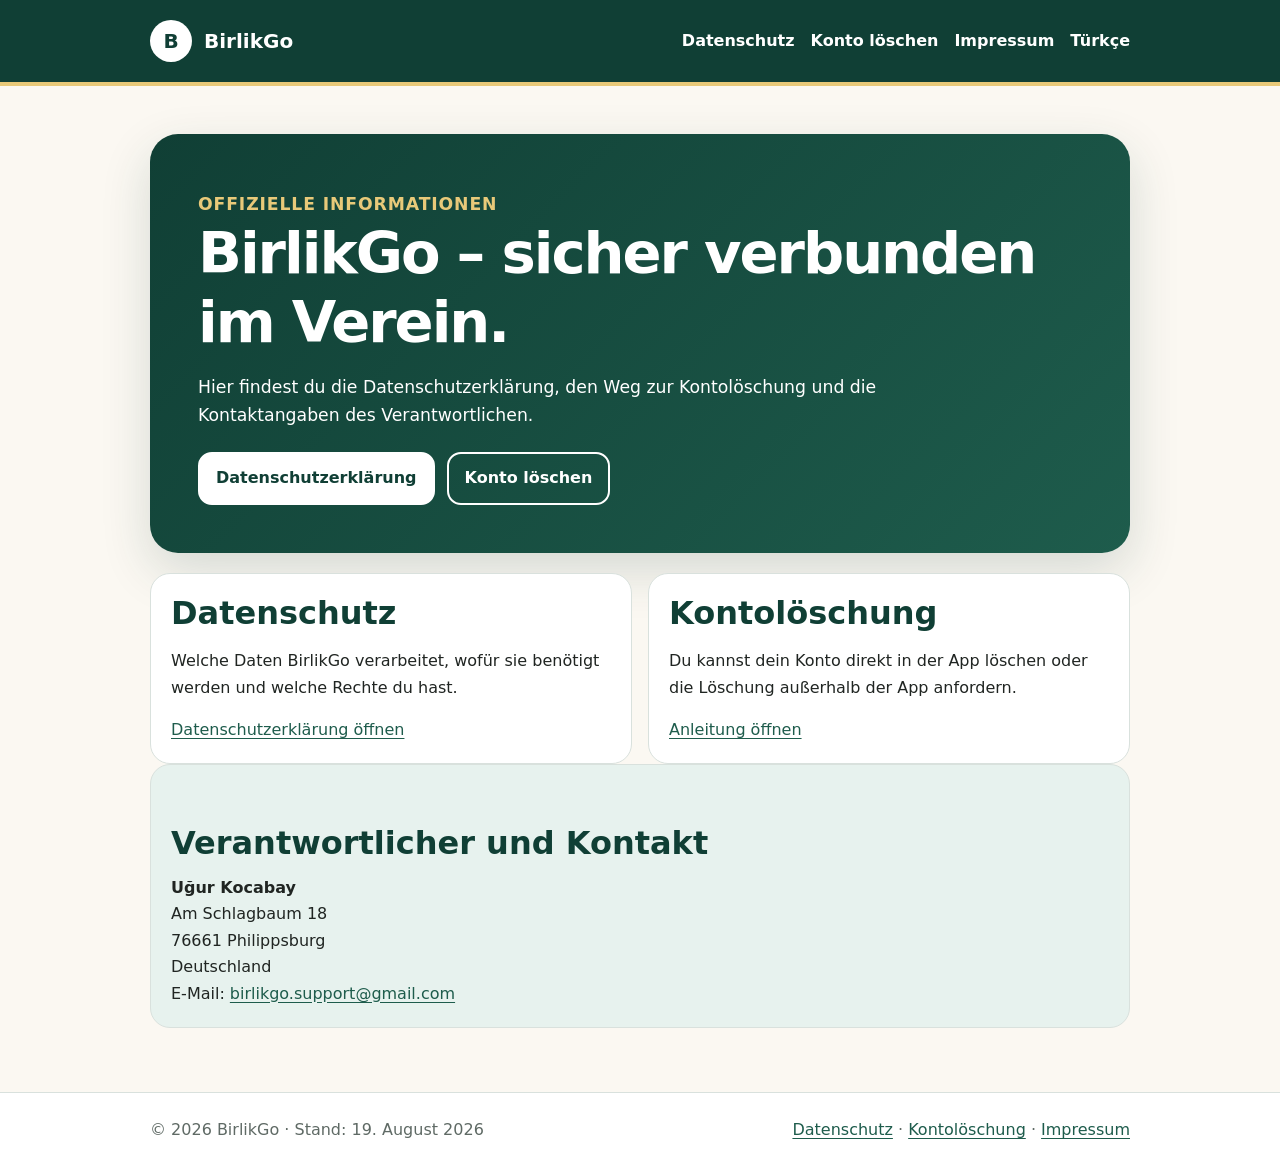
<file: index.html>
<!doctype html>
<html lang="de">
<head>
  <meta charset="utf-8">
  <meta name="viewport" content="width=device-width, initial-scale=1">
  <meta name="description" content="Rechtliche Informationen, Datenschutz und Kontolöschung für die BirlikGo App.">
  <title>BirlikGo – Rechtliches und Datenschutz</title>
  <link rel="stylesheet" href="styles.css">
</head>
<body>
  <a class="skip-link" href="#inhalt">Zum Inhalt springen</a>
  <header class="site-header">
    <div class="header-inner">
      <a class="brand" href="index.html"><span class="brand-mark" aria-hidden="true">B</span> BirlikGo</a>
      <nav aria-label="Hauptnavigation">
        <a href="datenschutz.html">Datenschutz</a>
        <a href="konto-loeschen.html">Konto löschen</a>
        <a href="impressum.html">Impressum</a>
        <a class="language-link" href="gizlilik.html" lang="tr">Türkçe</a>
      </nav>
    </div>
  </header>
  <main id="inhalt">
    <section class="hero">
      <p class="eyebrow">Offizielle Informationen</p>
      <h1>BirlikGo – sicher verbunden im Verein.</h1>
      <p>Hier findest du die Datenschutzerklärung, den Weg zur Kontolöschung und die Kontaktangaben des Verantwortlichen.</p>
      <div class="actions">
        <a class="button" href="datenschutz.html">Datenschutzerklärung</a>
        <a class="button secondary" href="konto-loeschen.html">Konto löschen</a>
      </div>
    </section>

    <section class="grid" aria-label="Rechtliche Bereiche">
      <article class="card">
        <h2>Datenschutz</h2>
        <p>Welche Daten BirlikGo verarbeitet, wofür sie benötigt werden und welche Rechte du hast.</p>
        <p><a href="datenschutz.html">Datenschutzerklärung öffnen</a></p>
      </article>
      <article class="card">
        <h2>Kontolöschung</h2>
        <p>Du kannst dein Konto direkt in der App löschen oder die Löschung außerhalb der App anfordern.</p>
        <p><a href="konto-loeschen.html">Anleitung öffnen</a></p>
      </article>
    </section>

    <section class="contact-box" aria-labelledby="kontakt">
      <h2 id="kontakt">Verantwortlicher und Kontakt</h2>
      <address>
        <strong>Uğur Kocabay</strong><br>
        Am Schlagbaum 18<br>
        76661 Philippsburg<br>
        Deutschland<br>
        E-Mail: <a href="mailto:birlikgo.support@gmail.com">birlikgo.support@gmail.com</a>
      </address>
    </section>
  </main>
  <footer class="site-footer">
    <div class="footer-inner">
      <p>© 2026 BirlikGo · Stand: 19. August 2026</p>
      <p><a href="datenschutz.html">Datenschutz</a> · <a href="konto-loeschen.html">Kontolöschung</a> · <a href="impressum.html">Impressum</a></p>
    </div>
  </footer>
</body>
</html>
</file>
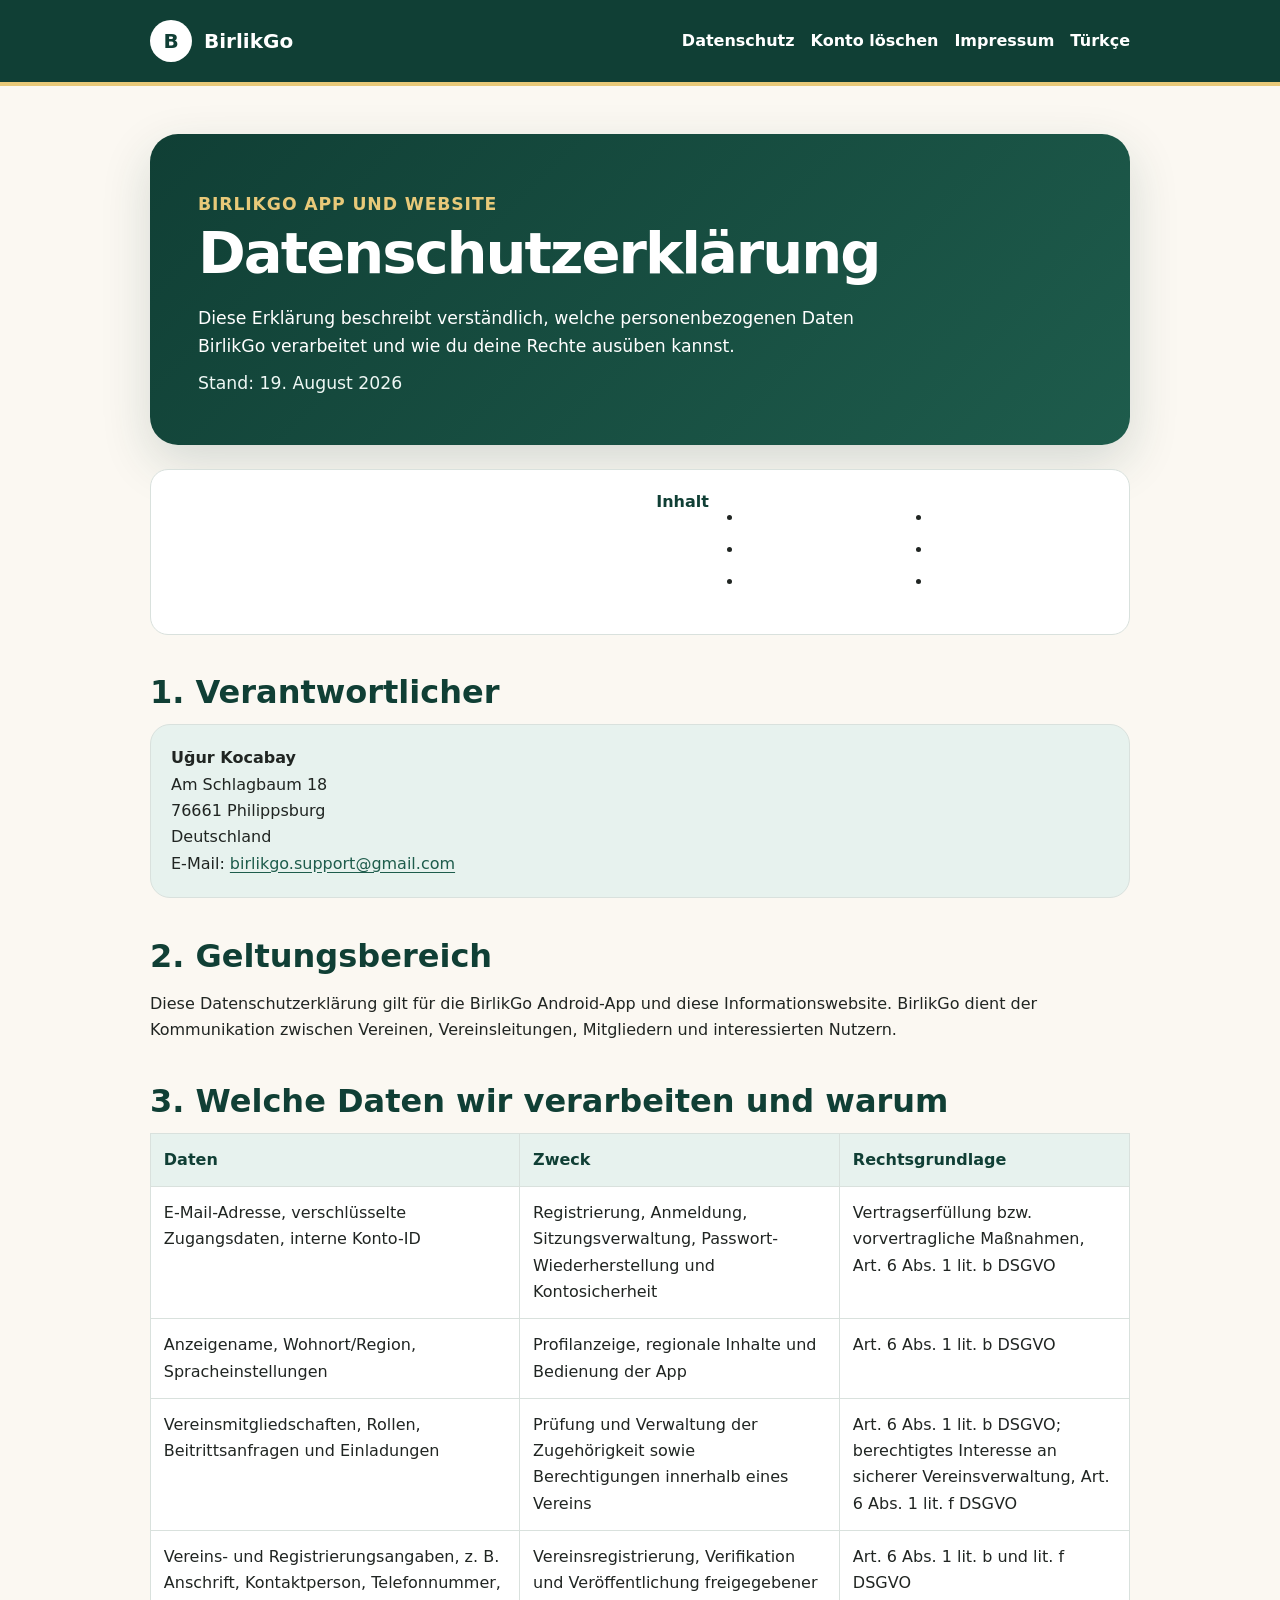
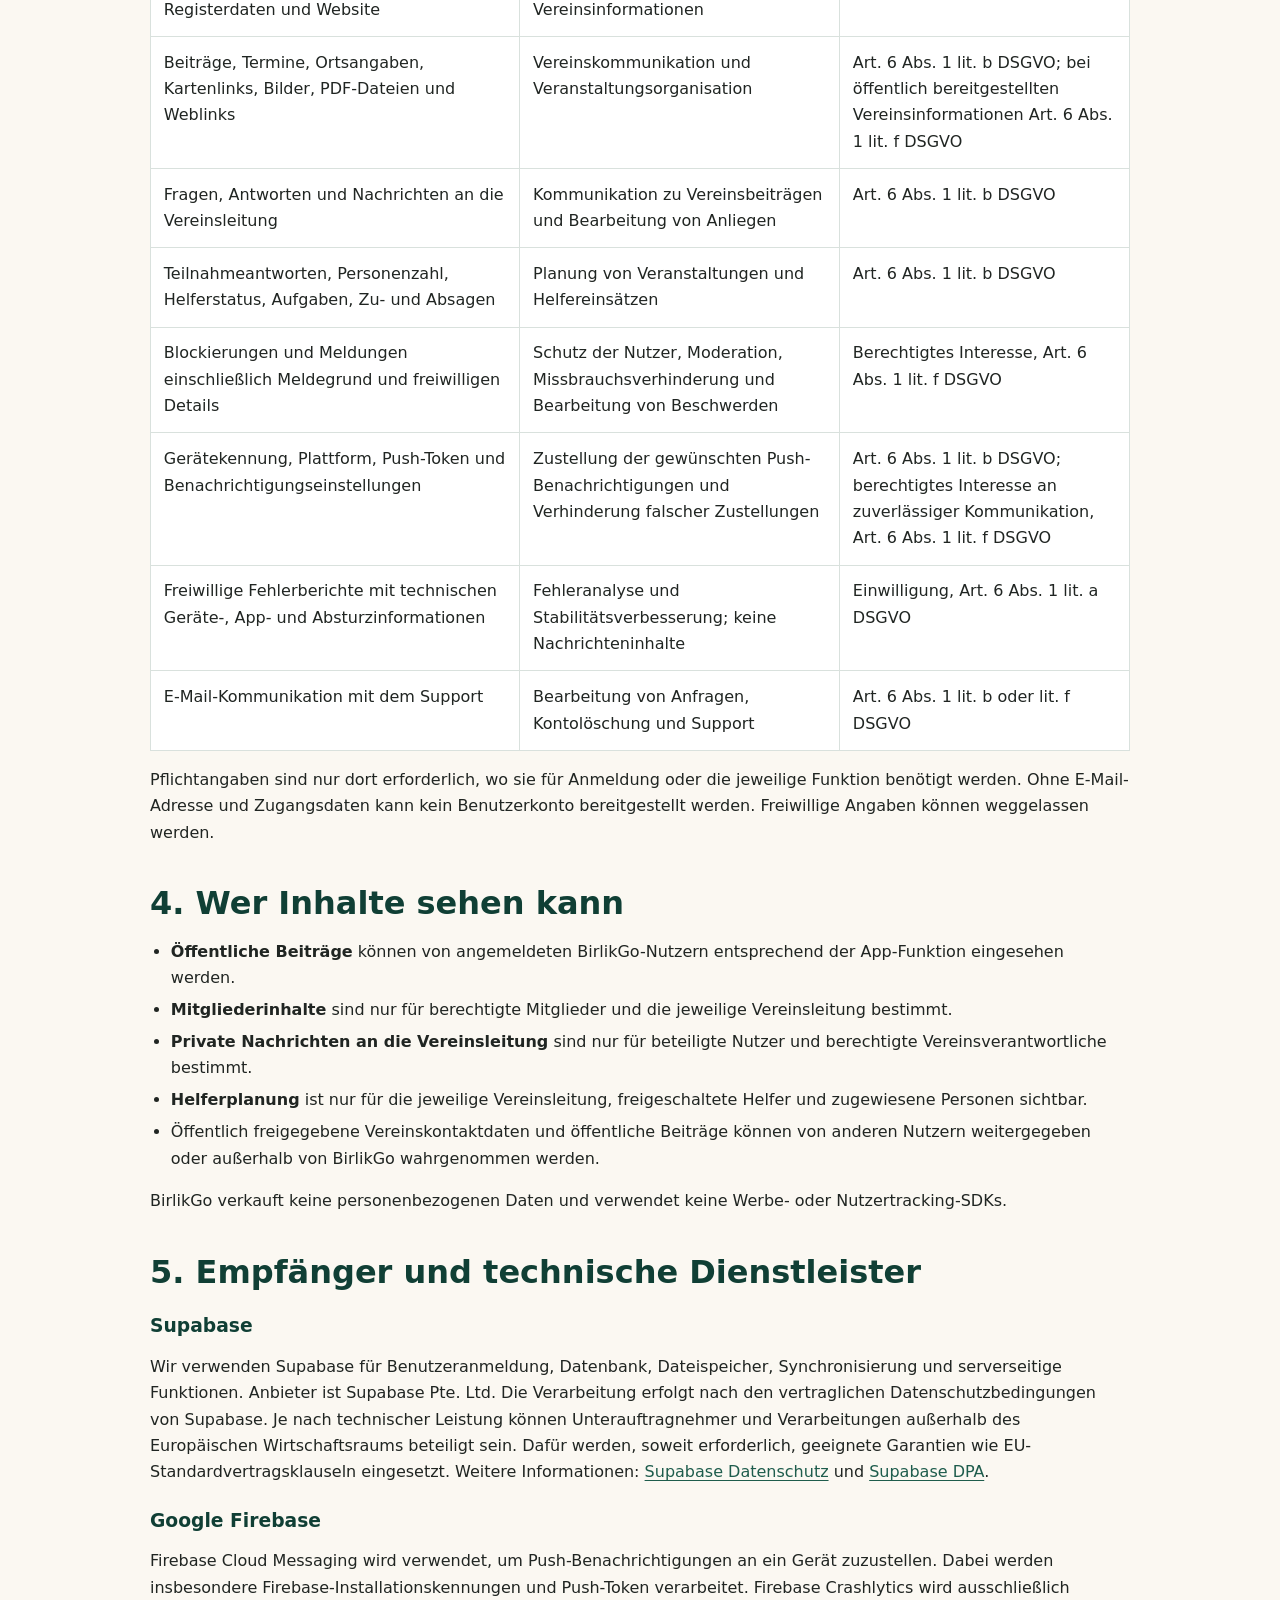
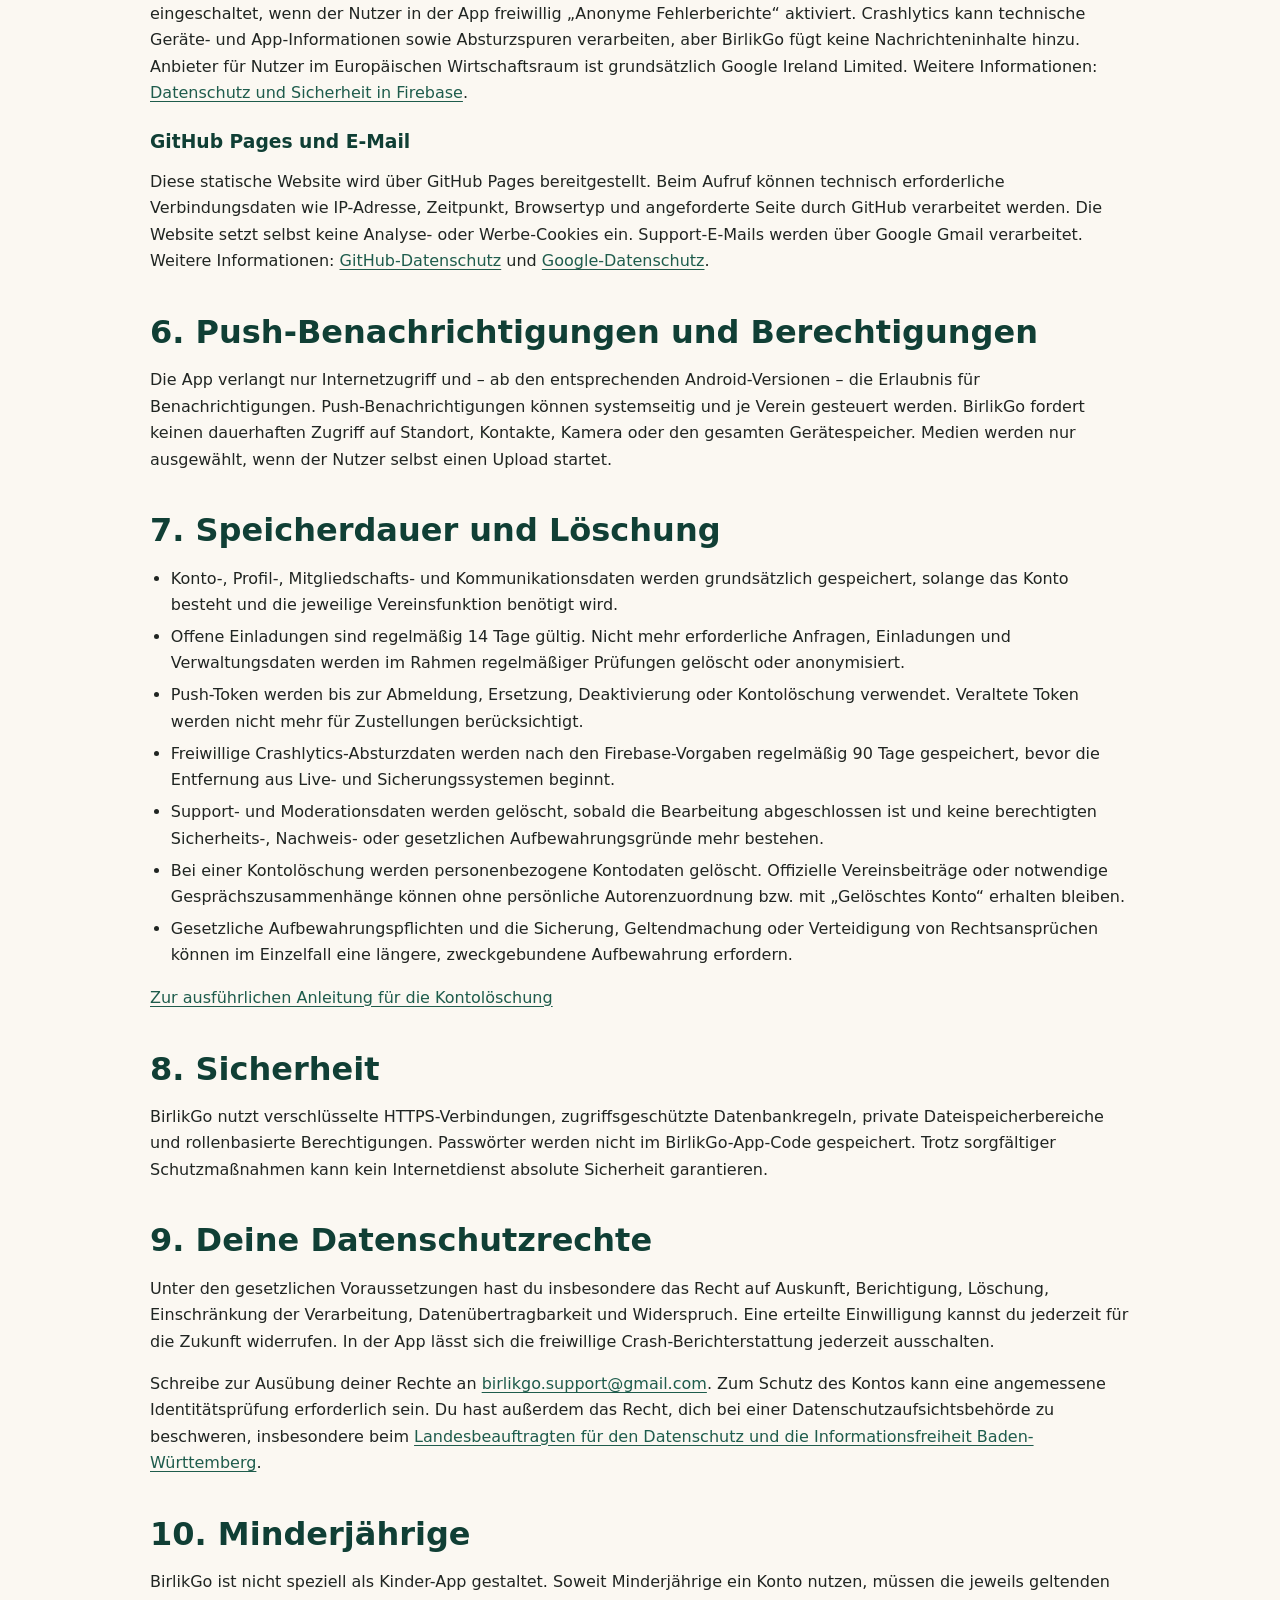
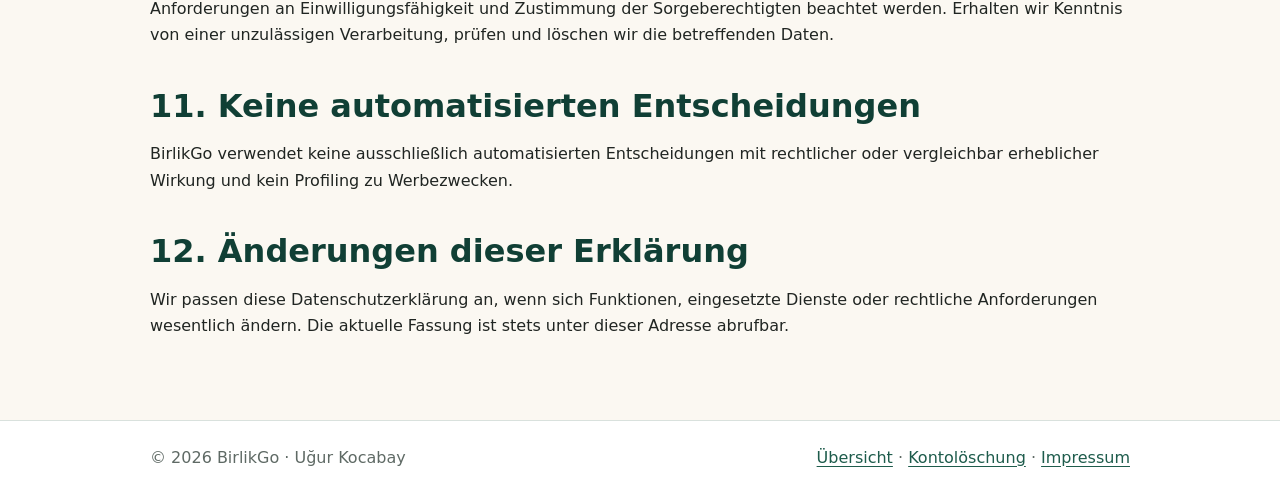
<file: datenschutz.html>
<!doctype html>
<html lang="de">
<head>
  <meta charset="utf-8">
  <meta name="viewport" content="width=device-width, initial-scale=1">
  <meta name="description" content="Datenschutzerklärung für die Android-App und Website BirlikGo.">
  <title>Datenschutzerklärung – BirlikGo</title>
  <link rel="stylesheet" href="styles.css">
</head>
<body>
  <a class="skip-link" href="#inhalt">Zum Inhalt springen</a>
  <header class="site-header">
    <div class="header-inner">
      <a class="brand" href="index.html"><span class="brand-mark" aria-hidden="true">B</span> BirlikGo</a>
      <nav aria-label="Hauptnavigation">
        <a href="datenschutz.html" aria-current="page">Datenschutz</a>
        <a href="konto-loeschen.html">Konto löschen</a>
        <a href="impressum.html">Impressum</a>
        <a class="language-link" href="gizlilik.html" lang="tr">Türkçe</a>
      </nav>
    </div>
  </header>
  <main id="inhalt">
    <section class="hero">
      <p class="eyebrow">BirlikGo App und Website</p>
      <h1>Datenschutzerklärung</h1>
      <p>Diese Erklärung beschreibt verständlich, welche personenbezogenen Daten BirlikGo verarbeitet und wie du deine Rechte ausüben kannst.</p>
      <p class="meta" style="color:#eef7f4">Stand: 19. August 2026</p>
    </section>

    <nav class="toc" aria-label="Inhaltsverzeichnis">
      <strong>Inhalt</strong>
      <ul>
        <li><a href="#verantwortlicher">Verantwortlicher</a></li>
        <li><a href="#daten">Daten und Zwecke</a></li>
        <li><a href="#sichtbarkeit">Sichtbarkeit</a></li>
        <li><a href="#dienste">Technische Dienste</a></li>
        <li><a href="#speicherung">Speicherdauer</a></li>
        <li><a href="#rechte">Deine Rechte</a></li>
      </ul>
    </nav>

    <section id="verantwortlicher">
      <h2>1. Verantwortlicher</h2>
      <div class="contact-box">
        <address>
          <strong>Uğur Kocabay</strong><br>
          Am Schlagbaum 18<br>
          76661 Philippsburg<br>
          Deutschland<br>
          E-Mail: <a href="mailto:birlikgo.support@gmail.com">birlikgo.support@gmail.com</a>
        </address>
      </div>
    </section>

    <section>
      <h2>2. Geltungsbereich</h2>
      <p>Diese Datenschutzerklärung gilt für die BirlikGo Android-App und diese Informationswebsite. BirlikGo dient der Kommunikation zwischen Vereinen, Vereinsleitungen, Mitgliedern und interessierten Nutzern.</p>
    </section>

    <section id="daten">
      <h2>3. Welche Daten wir verarbeiten und warum</h2>
      <table>
        <thead><tr><th>Daten</th><th>Zweck</th><th>Rechtsgrundlage</th></tr></thead>
        <tbody>
          <tr><td>E-Mail-Adresse, verschlüsselte Zugangsdaten, interne Konto-ID</td><td>Registrierung, Anmeldung, Sitzungsverwaltung, Passwort-Wiederherstellung und Kontosicherheit</td><td>Vertragserfüllung bzw. vorvertragliche Maßnahmen, Art. 6 Abs. 1 lit. b DSGVO</td></tr>
          <tr><td>Anzeigename, Wohnort/Region, Spracheinstellungen</td><td>Profilanzeige, regionale Inhalte und Bedienung der App</td><td>Art. 6 Abs. 1 lit. b DSGVO</td></tr>
          <tr><td>Vereinsmitgliedschaften, Rollen, Beitrittsanfragen und Einladungen</td><td>Prüfung und Verwaltung der Zugehörigkeit sowie Berechtigungen innerhalb eines Vereins</td><td>Art. 6 Abs. 1 lit. b DSGVO; berechtigtes Interesse an sicherer Vereinsverwaltung, Art. 6 Abs. 1 lit. f DSGVO</td></tr>
          <tr><td>Vereins- und Registrierungsangaben, z. B. Anschrift, Kontaktperson, Telefonnummer, Registerdaten und Website</td><td>Vereinsregistrierung, Verifikation und Veröffentlichung freigegebener Vereinsinformationen</td><td>Art. 6 Abs. 1 lit. b und lit. f DSGVO</td></tr>
          <tr><td>Beiträge, Termine, Ortsangaben, Kartenlinks, Bilder, PDF-Dateien und Weblinks</td><td>Vereinskommunikation und Veranstaltungsorganisation</td><td>Art. 6 Abs. 1 lit. b DSGVO; bei öffentlich bereitgestellten Vereinsinformationen Art. 6 Abs. 1 lit. f DSGVO</td></tr>
          <tr><td>Fragen, Antworten und Nachrichten an die Vereinsleitung</td><td>Kommunikation zu Vereinsbeiträgen und Bearbeitung von Anliegen</td><td>Art. 6 Abs. 1 lit. b DSGVO</td></tr>
          <tr><td>Teilnahmeantworten, Personenzahl, Helferstatus, Aufgaben, Zu- und Absagen</td><td>Planung von Veranstaltungen und Helfereinsätzen</td><td>Art. 6 Abs. 1 lit. b DSGVO</td></tr>
          <tr><td>Blockierungen und Meldungen einschließlich Meldegrund und freiwilligen Details</td><td>Schutz der Nutzer, Moderation, Missbrauchsverhinderung und Bearbeitung von Beschwerden</td><td>Berechtigtes Interesse, Art. 6 Abs. 1 lit. f DSGVO</td></tr>
          <tr><td>Gerätekennung, Plattform, Push-Token und Benachrichtigungseinstellungen</td><td>Zustellung der gewünschten Push-Benachrichtigungen und Verhinderung falscher Zustellungen</td><td>Art. 6 Abs. 1 lit. b DSGVO; berechtigtes Interesse an zuverlässiger Kommunikation, Art. 6 Abs. 1 lit. f DSGVO</td></tr>
          <tr><td>Freiwillige Fehlerberichte mit technischen Geräte-, App- und Absturzinformationen</td><td>Fehleranalyse und Stabilitätsverbesserung; keine Nachrichteninhalte</td><td>Einwilligung, Art. 6 Abs. 1 lit. a DSGVO</td></tr>
          <tr><td>E-Mail-Kommunikation mit dem Support</td><td>Bearbeitung von Anfragen, Kontolöschung und Support</td><td>Art. 6 Abs. 1 lit. b oder lit. f DSGVO</td></tr>
        </tbody>
      </table>
      <p>Pflichtangaben sind nur dort erforderlich, wo sie für Anmeldung oder die jeweilige Funktion benötigt werden. Ohne E-Mail-Adresse und Zugangsdaten kann kein Benutzerkonto bereitgestellt werden. Freiwillige Angaben können weggelassen werden.</p>
    </section>

    <section id="sichtbarkeit">
      <h2>4. Wer Inhalte sehen kann</h2>
      <ul>
        <li><strong>Öffentliche Beiträge</strong> können von angemeldeten BirlikGo-Nutzern entsprechend der App-Funktion eingesehen werden.</li>
        <li><strong>Mitgliederinhalte</strong> sind nur für berechtigte Mitglieder und die jeweilige Vereinsleitung bestimmt.</li>
        <li><strong>Private Nachrichten an die Vereinsleitung</strong> sind nur für beteiligte Nutzer und berechtigte Vereinsverantwortliche bestimmt.</li>
        <li><strong>Helferplanung</strong> ist nur für die jeweilige Vereinsleitung, freigeschaltete Helfer und zugewiesene Personen sichtbar.</li>
        <li>Öffentlich freigegebene Vereinskontaktdaten und öffentliche Beiträge können von anderen Nutzern weitergegeben oder außerhalb von BirlikGo wahrgenommen werden.</li>
      </ul>
      <p>BirlikGo verkauft keine personenbezogenen Daten und verwendet keine Werbe- oder Nutzertracking-SDKs.</p>
    </section>

    <section id="dienste">
      <h2>5. Empfänger und technische Dienstleister</h2>
      <h3>Supabase</h3>
      <p>Wir verwenden Supabase für Benutzeranmeldung, Datenbank, Dateispeicher, Synchronisierung und serverseitige Funktionen. Anbieter ist Supabase Pte. Ltd. Die Verarbeitung erfolgt nach den vertraglichen Datenschutzbedingungen von Supabase. Je nach technischer Leistung können Unterauftragnehmer und Verarbeitungen außerhalb des Europäischen Wirtschaftsraums beteiligt sein. Dafür werden, soweit erforderlich, geeignete Garantien wie EU-Standardvertragsklauseln eingesetzt. Weitere Informationen: <a href="https://supabase.com/privacy" rel="noopener noreferrer">Supabase Datenschutz</a> und <a href="https://supabase.com/legal/customer-resources/data-processing-addendum" rel="noopener noreferrer">Supabase DPA</a>.</p>

      <h3>Google Firebase</h3>
      <p>Firebase Cloud Messaging wird verwendet, um Push-Benachrichtigungen an ein Gerät zuzustellen. Dabei werden insbesondere Firebase-Installationskennungen und Push-Token verarbeitet. Firebase Crashlytics wird ausschließlich eingeschaltet, wenn der Nutzer in der App freiwillig „Anonyme Fehlerberichte“ aktiviert. Crashlytics kann technische Geräte- und App-Informationen sowie Absturzspuren verarbeiten, aber BirlikGo fügt keine Nachrichteninhalte hinzu. Anbieter für Nutzer im Europäischen Wirtschaftsraum ist grundsätzlich Google Ireland Limited. Weitere Informationen: <a href="https://firebase.google.com/support/privacy" rel="noopener noreferrer">Datenschutz und Sicherheit in Firebase</a>.</p>

      <h3>GitHub Pages und E-Mail</h3>
      <p>Diese statische Website wird über GitHub Pages bereitgestellt. Beim Aufruf können technisch erforderliche Verbindungsdaten wie IP-Adresse, Zeitpunkt, Browsertyp und angeforderte Seite durch GitHub verarbeitet werden. Die Website setzt selbst keine Analyse- oder Werbe-Cookies ein. Support-E-Mails werden über Google Gmail verarbeitet. Weitere Informationen: <a href="https://docs.github.com/en/site-policy/privacy-policies/github-general-privacy-statement" rel="noopener noreferrer">GitHub-Datenschutz</a> und <a href="https://policies.google.com/privacy" rel="noopener noreferrer">Google-Datenschutz</a>.</p>
    </section>

    <section>
      <h2>6. Push-Benachrichtigungen und Berechtigungen</h2>
      <p>Die App verlangt nur Internetzugriff und – ab den entsprechenden Android-Versionen – die Erlaubnis für Benachrichtigungen. Push-Benachrichtigungen können systemseitig und je Verein gesteuert werden. BirlikGo fordert keinen dauerhaften Zugriff auf Standort, Kontakte, Kamera oder den gesamten Gerätespeicher. Medien werden nur ausgewählt, wenn der Nutzer selbst einen Upload startet.</p>
    </section>

    <section id="speicherung">
      <h2>7. Speicherdauer und Löschung</h2>
      <ul>
        <li>Konto-, Profil-, Mitgliedschafts- und Kommunikationsdaten werden grundsätzlich gespeichert, solange das Konto besteht und die jeweilige Vereinsfunktion benötigt wird.</li>
        <li>Offene Einladungen sind regelmäßig 14 Tage gültig. Nicht mehr erforderliche Anfragen, Einladungen und Verwaltungsdaten werden im Rahmen regelmäßiger Prüfungen gelöscht oder anonymisiert.</li>
        <li>Push-Token werden bis zur Abmeldung, Ersetzung, Deaktivierung oder Kontolöschung verwendet. Veraltete Token werden nicht mehr für Zustellungen berücksichtigt.</li>
        <li>Freiwillige Crashlytics-Absturzdaten werden nach den Firebase-Vorgaben regelmäßig 90 Tage gespeichert, bevor die Entfernung aus Live- und Sicherungssystemen beginnt.</li>
        <li>Support- und Moderationsdaten werden gelöscht, sobald die Bearbeitung abgeschlossen ist und keine berechtigten Sicherheits-, Nachweis- oder gesetzlichen Aufbewahrungsgründe mehr bestehen.</li>
        <li>Bei einer Kontolöschung werden personenbezogene Kontodaten gelöscht. Offizielle Vereinsbeiträge oder notwendige Gesprächszusammenhänge können ohne persönliche Autorenzuordnung bzw. mit „Gelöschtes Konto“ erhalten bleiben.</li>
        <li>Gesetzliche Aufbewahrungspflichten und die Sicherung, Geltendmachung oder Verteidigung von Rechtsansprüchen können im Einzelfall eine längere, zweckgebundene Aufbewahrung erfordern.</li>
      </ul>
      <p><a href="konto-loeschen.html">Zur ausführlichen Anleitung für die Kontolöschung</a></p>
    </section>

    <section>
      <h2>8. Sicherheit</h2>
      <p>BirlikGo nutzt verschlüsselte HTTPS-Verbindungen, zugriffsgeschützte Datenbankregeln, private Dateispeicherbereiche und rollenbasierte Berechtigungen. Passwörter werden nicht im BirlikGo-App-Code gespeichert. Trotz sorgfältiger Schutzmaßnahmen kann kein Internetdienst absolute Sicherheit garantieren.</p>
    </section>

    <section id="rechte">
      <h2>9. Deine Datenschutzrechte</h2>
      <p>Unter den gesetzlichen Voraussetzungen hast du insbesondere das Recht auf Auskunft, Berichtigung, Löschung, Einschränkung der Verarbeitung, Datenübertragbarkeit und Widerspruch. Eine erteilte Einwilligung kannst du jederzeit für die Zukunft widerrufen. In der App lässt sich die freiwillige Crash-Berichterstattung jederzeit ausschalten.</p>
      <p>Schreibe zur Ausübung deiner Rechte an <a href="mailto:birlikgo.support@gmail.com">birlikgo.support@gmail.com</a>. Zum Schutz des Kontos kann eine angemessene Identitätsprüfung erforderlich sein. Du hast außerdem das Recht, dich bei einer Datenschutzaufsichtsbehörde zu beschweren, insbesondere beim <a href="https://www.baden-wuerttemberg.datenschutz.de/" rel="noopener noreferrer">Landesbeauftragten für den Datenschutz und die Informationsfreiheit Baden-Württemberg</a>.</p>
    </section>

    <section>
      <h2>10. Minderjährige</h2>
      <p>BirlikGo ist nicht speziell als Kinder-App gestaltet. Soweit Minderjährige ein Konto nutzen, müssen die jeweils geltenden Anforderungen an Einwilligungsfähigkeit und Zustimmung der Sorgeberechtigten beachtet werden. Erhalten wir Kenntnis von einer unzulässigen Verarbeitung, prüfen und löschen wir die betreffenden Daten.</p>
    </section>

    <section>
      <h2>11. Keine automatisierten Entscheidungen</h2>
      <p>BirlikGo verwendet keine ausschließlich automatisierten Entscheidungen mit rechtlicher oder vergleichbar erheblicher Wirkung und kein Profiling zu Werbezwecken.</p>
    </section>

    <section>
      <h2>12. Änderungen dieser Erklärung</h2>
      <p>Wir passen diese Datenschutzerklärung an, wenn sich Funktionen, eingesetzte Dienste oder rechtliche Anforderungen wesentlich ändern. Die aktuelle Fassung ist stets unter dieser Adresse abrufbar.</p>
    </section>
  </main>
  <footer class="site-footer">
    <div class="footer-inner">
      <p>© 2026 BirlikGo · Uğur Kocabay</p>
      <p><a href="index.html">Übersicht</a> · <a href="konto-loeschen.html">Kontolöschung</a> · <a href="impressum.html">Impressum</a></p>
    </div>
  </footer>
</body>
</html>
</file>
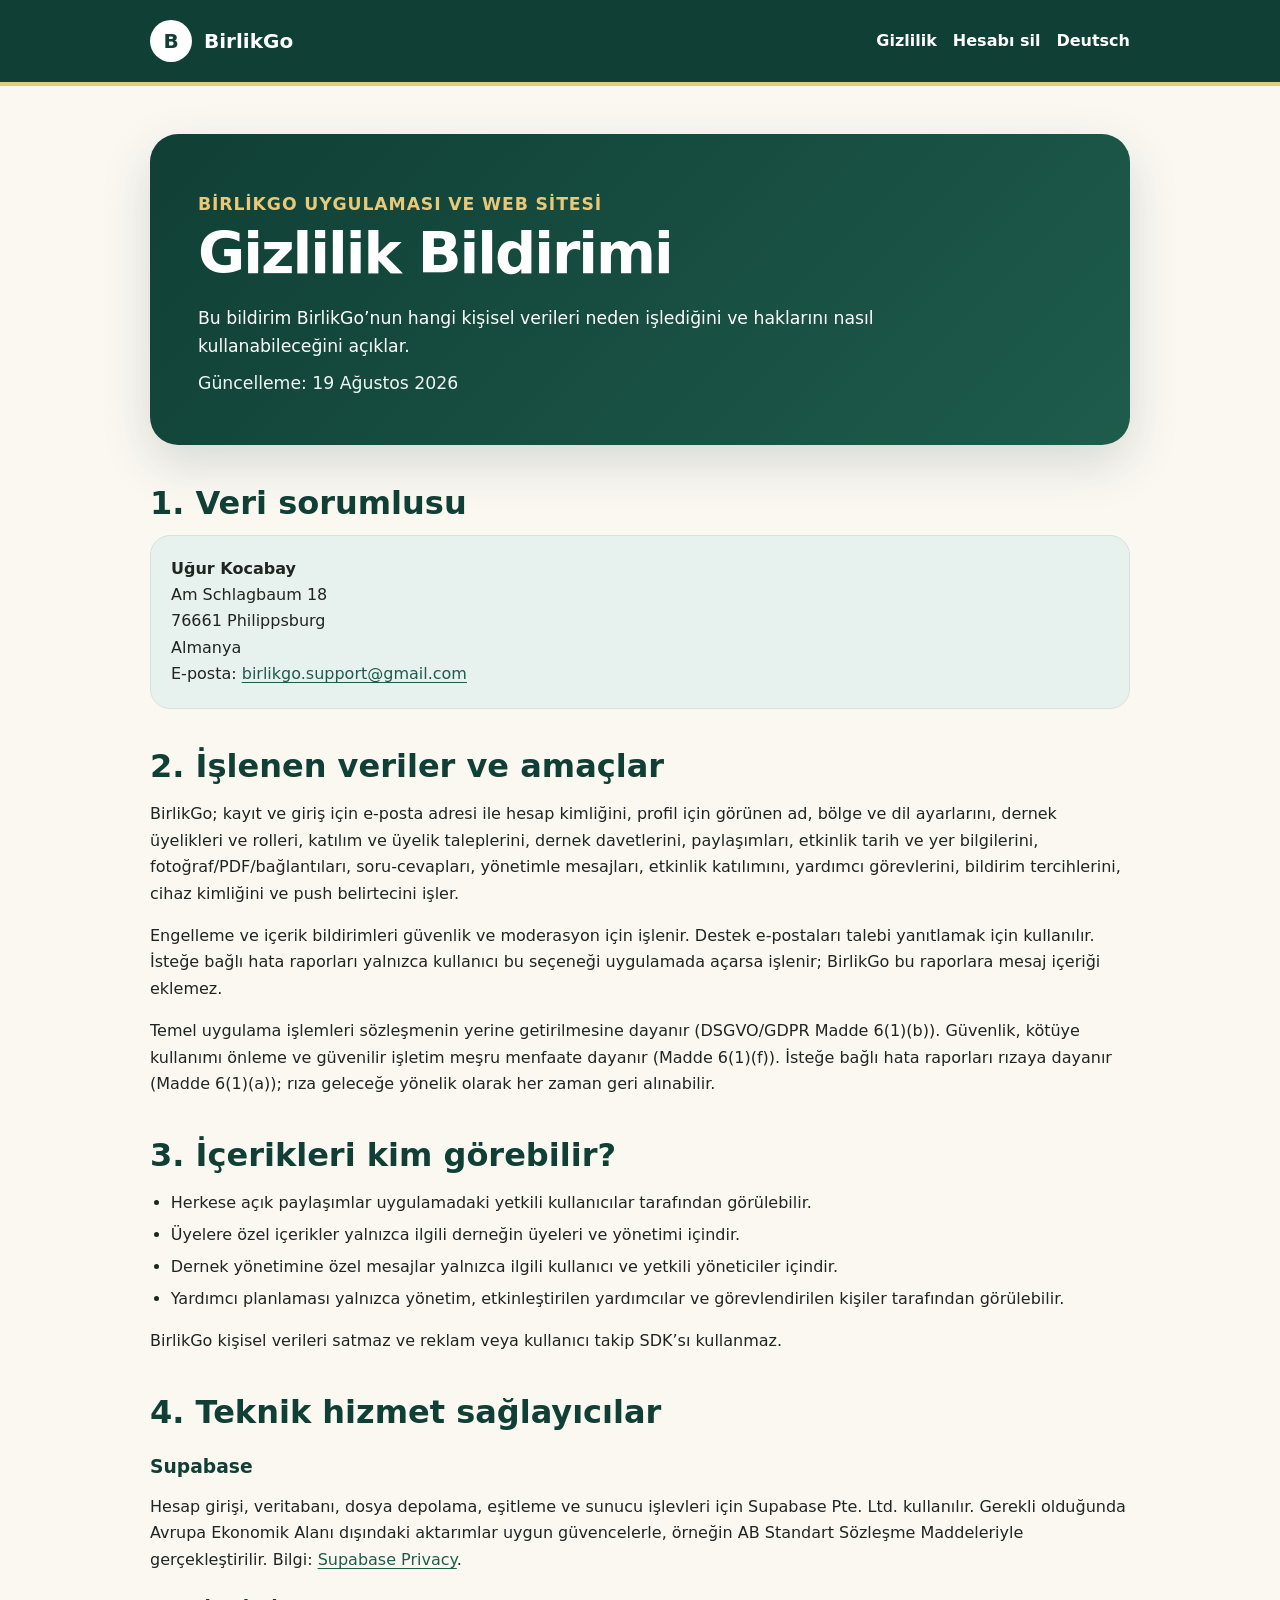
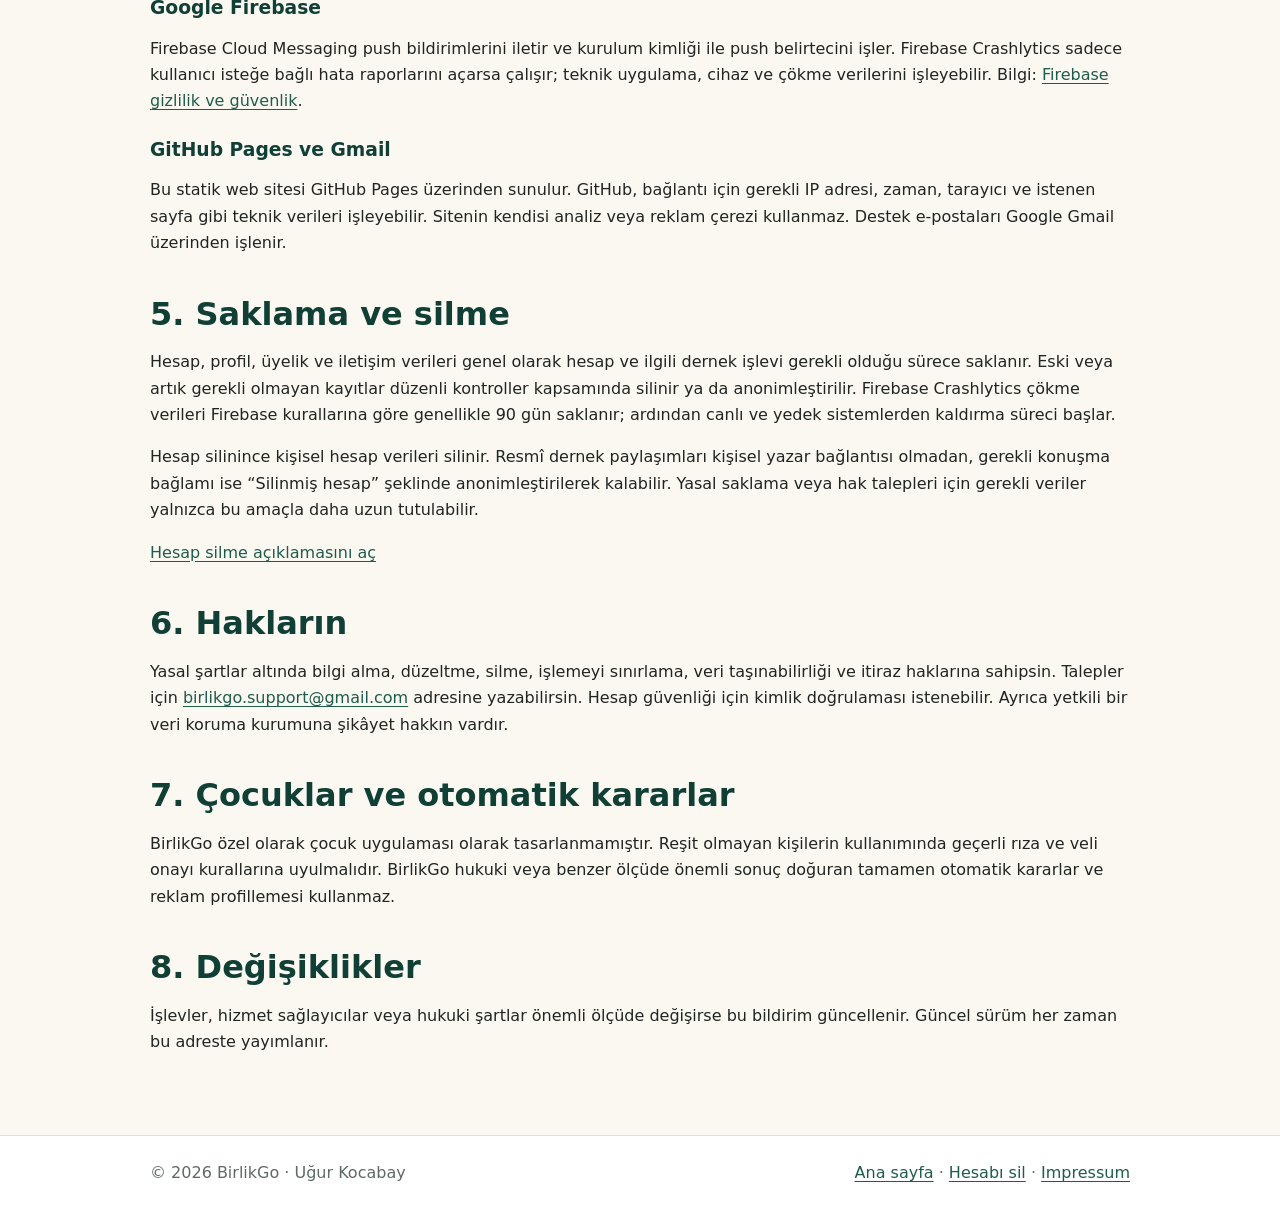
<file: gizlilik.html>
<!doctype html>
<html lang="tr">
<head>
  <meta charset="utf-8">
  <meta name="viewport" content="width=device-width, initial-scale=1">
  <meta name="description" content="BirlikGo Android uygulaması ve web sitesi için gizlilik bildirimi.">
  <title>Gizlilik Bildirimi – BirlikGo</title>
  <link rel="stylesheet" href="styles.css">
</head>
<body>
  <a class="skip-link" href="#icerik">İçeriğe geç</a>
  <header class="site-header">
    <div class="header-inner">
      <a class="brand" href="index.html"><span class="brand-mark" aria-hidden="true">B</span> BirlikGo</a>
      <nav aria-label="Ana menü">
        <a href="gizlilik.html" aria-current="page">Gizlilik</a>
        <a href="hesap-silme.html">Hesabı sil</a>
        <a class="language-link" href="datenschutz.html" lang="de">Deutsch</a>
      </nav>
    </div>
  </header>
  <main id="icerik">
    <section class="hero">
      <p class="eyebrow">BirlikGo uygulaması ve web sitesi</p>
      <h1>Gizlilik Bildirimi</h1>
      <p>Bu bildirim BirlikGo’nun hangi kişisel verileri neden işlediğini ve haklarını nasıl kullanabileceğini açıklar.</p>
      <p class="meta" style="color:#eef7f4">Güncelleme: 19 Ağustos 2026</p>
    </section>

    <section>
      <h2>1. Veri sorumlusu</h2>
      <div class="contact-box"><address><strong>Uğur Kocabay</strong><br>Am Schlagbaum 18<br>76661 Philippsburg<br>Almanya<br>E-posta: <a href="mailto:birlikgo.support@gmail.com">birlikgo.support@gmail.com</a></address></div>
    </section>

    <section>
      <h2>2. İşlenen veriler ve amaçlar</h2>
      <p>BirlikGo; kayıt ve giriş için e-posta adresi ile hesap kimliğini, profil için görünen ad, bölge ve dil ayarlarını, dernek üyelikleri ve rolleri, katılım ve üyelik taleplerini, dernek davetlerini, paylaşımları, etkinlik tarih ve yer bilgilerini, fotoğraf/PDF/bağlantıları, soru-cevapları, yönetimle mesajları, etkinlik katılımını, yardımcı görevlerini, bildirim tercihlerini, cihaz kimliğini ve push belirtecini işler.</p>
      <p>Engelleme ve içerik bildirimleri güvenlik ve moderasyon için işlenir. Destek e-postaları talebi yanıtlamak için kullanılır. İsteğe bağlı hata raporları yalnızca kullanıcı bu seçeneği uygulamada açarsa işlenir; BirlikGo bu raporlara mesaj içeriği eklemez.</p>
      <p>Temel uygulama işlemleri sözleşmenin yerine getirilmesine dayanır (DSGVO/GDPR Madde 6(1)(b)). Güvenlik, kötüye kullanımı önleme ve güvenilir işletim meşru menfaate dayanır (Madde 6(1)(f)). İsteğe bağlı hata raporları rızaya dayanır (Madde 6(1)(a)); rıza geleceğe yönelik olarak her zaman geri alınabilir.</p>
    </section>

    <section>
      <h2>3. İçerikleri kim görebilir?</h2>
      <ul>
        <li>Herkese açık paylaşımlar uygulamadaki yetkili kullanıcılar tarafından görülebilir.</li>
        <li>Üyelere özel içerikler yalnızca ilgili derneğin üyeleri ve yönetimi içindir.</li>
        <li>Dernek yönetimine özel mesajlar yalnızca ilgili kullanıcı ve yetkili yöneticiler içindir.</li>
        <li>Yardımcı planlaması yalnızca yönetim, etkinleştirilen yardımcılar ve görevlendirilen kişiler tarafından görülebilir.</li>
      </ul>
      <p>BirlikGo kişisel verileri satmaz ve reklam veya kullanıcı takip SDK’sı kullanmaz.</p>
    </section>

    <section>
      <h2>4. Teknik hizmet sağlayıcılar</h2>
      <h3>Supabase</h3>
      <p>Hesap girişi, veritabanı, dosya depolama, eşitleme ve sunucu işlevleri için Supabase Pte. Ltd. kullanılır. Gerekli olduğunda Avrupa Ekonomik Alanı dışındaki aktarımlar uygun güvencelerle, örneğin AB Standart Sözleşme Maddeleriyle gerçekleştirilir. Bilgi: <a href="https://supabase.com/privacy" rel="noopener noreferrer">Supabase Privacy</a>.</p>
      <h3>Google Firebase</h3>
      <p>Firebase Cloud Messaging push bildirimlerini iletir ve kurulum kimliği ile push belirtecini işler. Firebase Crashlytics sadece kullanıcı isteğe bağlı hata raporlarını açarsa çalışır; teknik uygulama, cihaz ve çökme verilerini işleyebilir. Bilgi: <a href="https://firebase.google.com/support/privacy" rel="noopener noreferrer">Firebase gizlilik ve güvenlik</a>.</p>
      <h3>GitHub Pages ve Gmail</h3>
      <p>Bu statik web sitesi GitHub Pages üzerinden sunulur. GitHub, bağlantı için gerekli IP adresi, zaman, tarayıcı ve istenen sayfa gibi teknik verileri işleyebilir. Sitenin kendisi analiz veya reklam çerezi kullanmaz. Destek e-postaları Google Gmail üzerinden işlenir.</p>
    </section>

    <section>
      <h2>5. Saklama ve silme</h2>
      <p>Hesap, profil, üyelik ve iletişim verileri genel olarak hesap ve ilgili dernek işlevi gerekli olduğu sürece saklanır. Eski veya artık gerekli olmayan kayıtlar düzenli kontroller kapsamında silinir ya da anonimleştirilir. Firebase Crashlytics çökme verileri Firebase kurallarına göre genellikle 90 gün saklanır; ardından canlı ve yedek sistemlerden kaldırma süreci başlar.</p>
      <p>Hesap silinince kişisel hesap verileri silinir. Resmî dernek paylaşımları kişisel yazar bağlantısı olmadan, gerekli konuşma bağlamı ise “Silinmiş hesap” şeklinde anonimleştirilerek kalabilir. Yasal saklama veya hak talepleri için gerekli veriler yalnızca bu amaçla daha uzun tutulabilir.</p>
      <p><a href="hesap-silme.html">Hesap silme açıklamasını aç</a></p>
    </section>

    <section>
      <h2>6. Hakların</h2>
      <p>Yasal şartlar altında bilgi alma, düzeltme, silme, işlemeyi sınırlama, veri taşınabilirliği ve itiraz haklarına sahipsin. Talepler için <a href="mailto:birlikgo.support@gmail.com">birlikgo.support@gmail.com</a> adresine yazabilirsin. Hesap güvenliği için kimlik doğrulaması istenebilir. Ayrıca yetkili bir veri koruma kurumuna şikâyet hakkın vardır.</p>
    </section>

    <section>
      <h2>7. Çocuklar ve otomatik kararlar</h2>
      <p>BirlikGo özel olarak çocuk uygulaması olarak tasarlanmamıştır. Reşit olmayan kişilerin kullanımında geçerli rıza ve veli onayı kurallarına uyulmalıdır. BirlikGo hukuki veya benzer ölçüde önemli sonuç doğuran tamamen otomatik kararlar ve reklam profillemesi kullanmaz.</p>
    </section>

    <section>
      <h2>8. Değişiklikler</h2>
      <p>İşlevler, hizmet sağlayıcılar veya hukuki şartlar önemli ölçüde değişirse bu bildirim güncellenir. Güncel sürüm her zaman bu adreste yayımlanır.</p>
    </section>
  </main>
  <footer class="site-footer"><div class="footer-inner"><p>© 2026 BirlikGo · Uğur Kocabay</p><p><a href="index.html">Ana sayfa</a> · <a href="hesap-silme.html">Hesabı sil</a> · <a href="impressum.html" lang="de">Impressum</a></p></div></footer>
</body>
</html>
</file>
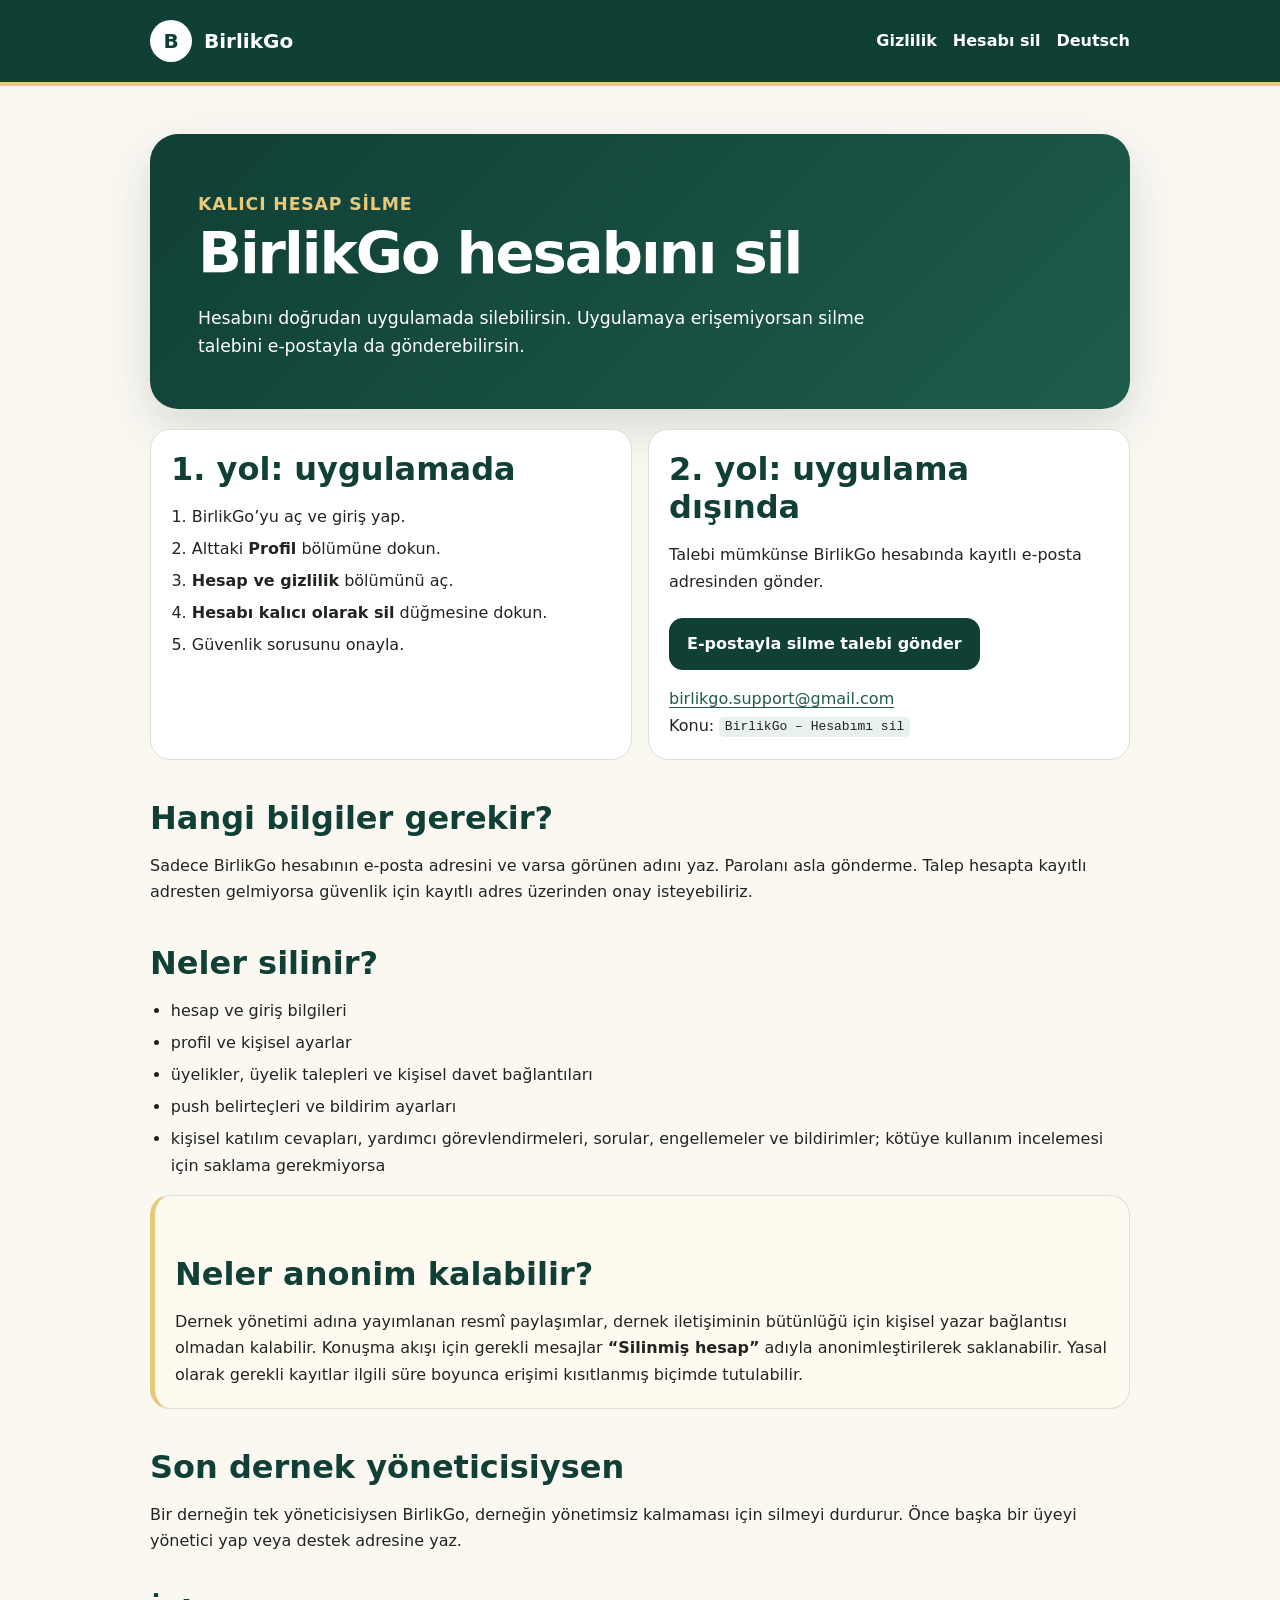
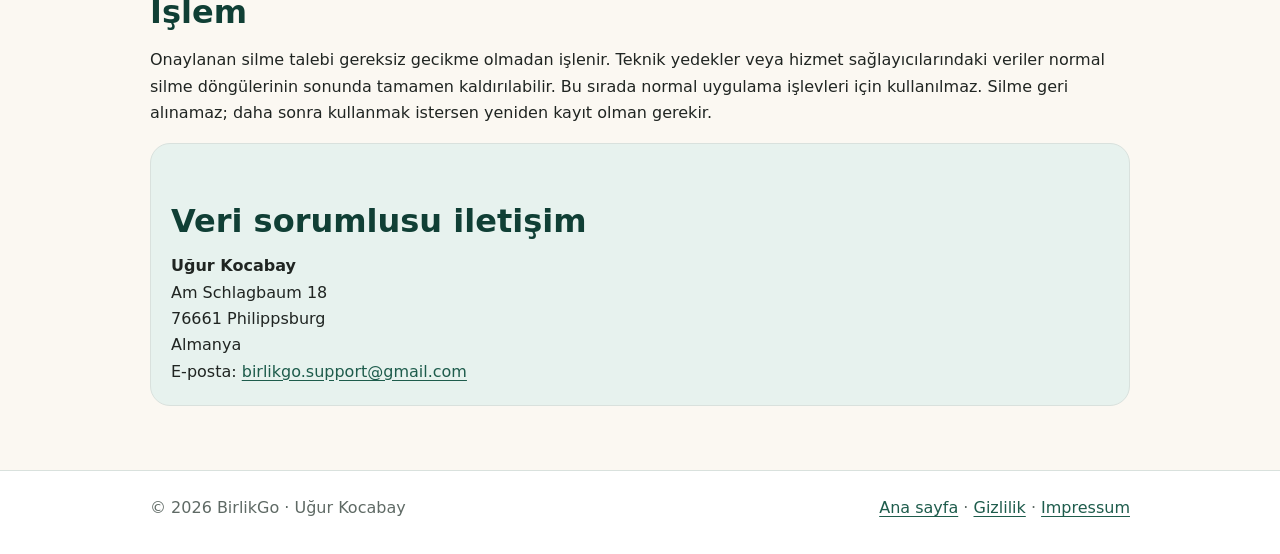
<file: hesap-silme.html>
<!doctype html>
<html lang="tr">
<head>
  <meta charset="utf-8">
  <meta name="viewport" content="width=device-width, initial-scale=1">
  <meta name="description" content="BirlikGo hesabını ve bağlı kişisel verileri silme açıklaması.">
  <title>Hesabı Sil – BirlikGo</title>
  <link rel="stylesheet" href="styles.css">
</head>
<body>
  <a class="skip-link" href="#icerik">İçeriğe geç</a>
  <header class="site-header"><div class="header-inner"><a class="brand" href="index.html"><span class="brand-mark" aria-hidden="true">B</span> BirlikGo</a><nav aria-label="Ana menü"><a href="gizlilik.html">Gizlilik</a><a href="hesap-silme.html" aria-current="page">Hesabı sil</a><a class="language-link" href="konto-loeschen.html" lang="de">Deutsch</a></nav></div></header>
  <main id="icerik">
    <section class="hero"><p class="eyebrow">Kalıcı hesap silme</p><h1>BirlikGo hesabını sil</h1><p>Hesabını doğrudan uygulamada silebilirsin. Uygulamaya erişemiyorsan silme talebini e-postayla da gönderebilirsin.</p></section>

    <section class="grid">
      <article class="card"><h2>1. yol: uygulamada</h2><ol><li>BirlikGo’yu aç ve giriş yap.</li><li>Alttaki <strong>Profil</strong> bölümüne dokun.</li><li><strong>Hesap ve gizlilik</strong> bölümünü aç.</li><li><strong>Hesabı kalıcı olarak sil</strong> düğmesine dokun.</li><li>Güvenlik sorusunu onayla.</li></ol></article>
      <article class="card"><h2>2. yol: uygulama dışında</h2><p>Talebi mümkünse BirlikGo hesabında kayıtlı e-posta adresinden gönder.</p><div class="actions"><a class="button" href="mailto:birlikgo.support@gmail.com?subject=BirlikGo%20-%20Hesab%C4%B1m%C4%B1%20sil&body=L%C3%BCtfen%20BirlikGo%20hesab%C4%B1m%C4%B1%20silin.%0A%0AHesap%20e-postas%C4%B1%3A%20%0AG%C3%B6r%C3%BCnen%20ad%3A%20">E-postayla silme talebi gönder</a></div><p><a href="mailto:birlikgo.support@gmail.com">birlikgo.support@gmail.com</a><br>Konu: <code>BirlikGo – Hesabımı sil</code></p></article>
    </section>

    <section><h2>Hangi bilgiler gerekir?</h2><p>Sadece BirlikGo hesabının e-posta adresini ve varsa görünen adını yaz. Parolanı asla gönderme. Talep hesapta kayıtlı adresten gelmiyorsa güvenlik için kayıtlı adres üzerinden onay isteyebiliriz.</p></section>
    <section><h2>Neler silinir?</h2><ul><li>hesap ve giriş bilgileri</li><li>profil ve kişisel ayarlar</li><li>üyelikler, üyelik talepleri ve kişisel davet bağlantıları</li><li>push belirteçleri ve bildirim ayarları</li><li>kişisel katılım cevapları, yardımcı görevlendirmeleri, sorular, engellemeler ve bildirimler; kötüye kullanım incelemesi için saklama gerekmiyorsa</li></ul></section>
    <section class="notice"><h2>Neler anonim kalabilir?</h2><p>Dernek yönetimi adına yayımlanan resmî paylaşımlar, dernek iletişiminin bütünlüğü için kişisel yazar bağlantısı olmadan kalabilir. Konuşma akışı için gerekli mesajlar <strong>“Silinmiş hesap”</strong> adıyla anonimleştirilerek saklanabilir. Yasal olarak gerekli kayıtlar ilgili süre boyunca erişimi kısıtlanmış biçimde tutulabilir.</p></section>
    <section><h2>Son dernek yöneticisiysen</h2><p>Bir derneğin tek yöneticisiysen BirlikGo, derneğin yönetimsiz kalmaması için silmeyi durdurur. Önce başka bir üyeyi yönetici yap veya destek adresine yaz.</p></section>
    <section><h2>İşlem</h2><p>Onaylanan silme talebi gereksiz gecikme olmadan işlenir. Teknik yedekler veya hizmet sağlayıcılarındaki veriler normal silme döngülerinin sonunda tamamen kaldırılabilir. Bu sırada normal uygulama işlevleri için kullanılmaz. Silme geri alınamaz; daha sonra kullanmak istersen yeniden kayıt olman gerekir.</p></section>
    <section class="contact-box"><h2>Veri sorumlusu iletişim</h2><address><strong>Uğur Kocabay</strong><br>Am Schlagbaum 18<br>76661 Philippsburg<br>Almanya<br>E-posta: <a href="mailto:birlikgo.support@gmail.com">birlikgo.support@gmail.com</a></address></section>
  </main>
  <footer class="site-footer"><div class="footer-inner"><p>© 2026 BirlikGo · Uğur Kocabay</p><p><a href="index.html">Ana sayfa</a> · <a href="gizlilik.html">Gizlilik</a> · <a href="impressum.html" lang="de">Impressum</a></p></div></footer>
</body>
</html>
</file>
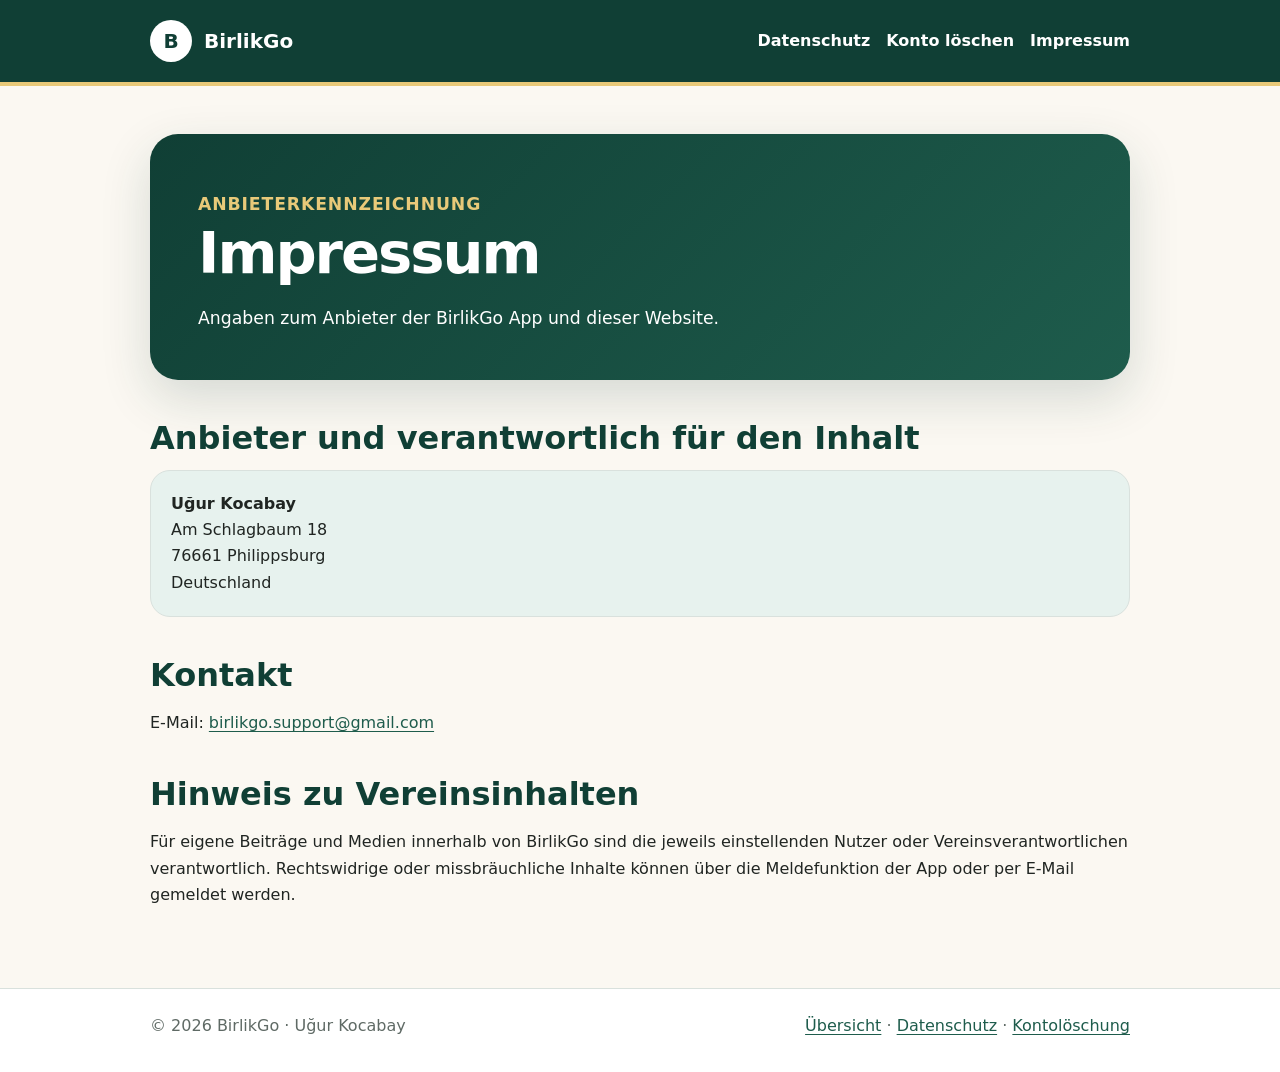
<file: impressum.html>
<!doctype html>
<html lang="de">
<head>
  <meta charset="utf-8">
  <meta name="viewport" content="width=device-width, initial-scale=1">
  <meta name="description" content="Anbieterkennzeichnung und Kontakt für BirlikGo.">
  <title>Impressum – BirlikGo</title>
  <link rel="stylesheet" href="styles.css">
</head>
<body>
  <a class="skip-link" href="#inhalt">Zum Inhalt springen</a>
  <header class="site-header">
    <div class="header-inner">
      <a class="brand" href="index.html"><span class="brand-mark" aria-hidden="true">B</span> BirlikGo</a>
      <nav aria-label="Hauptnavigation">
        <a href="datenschutz.html">Datenschutz</a>
        <a href="konto-loeschen.html">Konto löschen</a>
        <a href="impressum.html" aria-current="page">Impressum</a>
      </nav>
    </div>
  </header>
  <main id="inhalt">
    <section class="hero">
      <p class="eyebrow">Anbieterkennzeichnung</p>
      <h1>Impressum</h1>
      <p>Angaben zum Anbieter der BirlikGo App und dieser Website.</p>
    </section>

    <section>
      <h2>Anbieter und verantwortlich für den Inhalt</h2>
      <div class="contact-box">
        <address>
          <strong>Uğur Kocabay</strong><br>
          Am Schlagbaum 18<br>
          76661 Philippsburg<br>
          Deutschland
        </address>
      </div>
    </section>

    <section>
      <h2>Kontakt</h2>
      <p>E-Mail: <a href="mailto:birlikgo.support@gmail.com">birlikgo.support@gmail.com</a></p>
    </section>

    <section>
      <h2>Hinweis zu Vereinsinhalten</h2>
      <p>Für eigene Beiträge und Medien innerhalb von BirlikGo sind die jeweils einstellenden Nutzer oder Vereinsverantwortlichen verantwortlich. Rechtswidrige oder missbräuchliche Inhalte können über die Meldefunktion der App oder per E-Mail gemeldet werden.</p>
    </section>
  </main>
  <footer class="site-footer">
    <div class="footer-inner">
      <p>© 2026 BirlikGo · Uğur Kocabay</p>
      <p><a href="index.html">Übersicht</a> · <a href="datenschutz.html">Datenschutz</a> · <a href="konto-loeschen.html">Kontolöschung</a></p>
    </div>
  </footer>
</body>
</html>
</file>
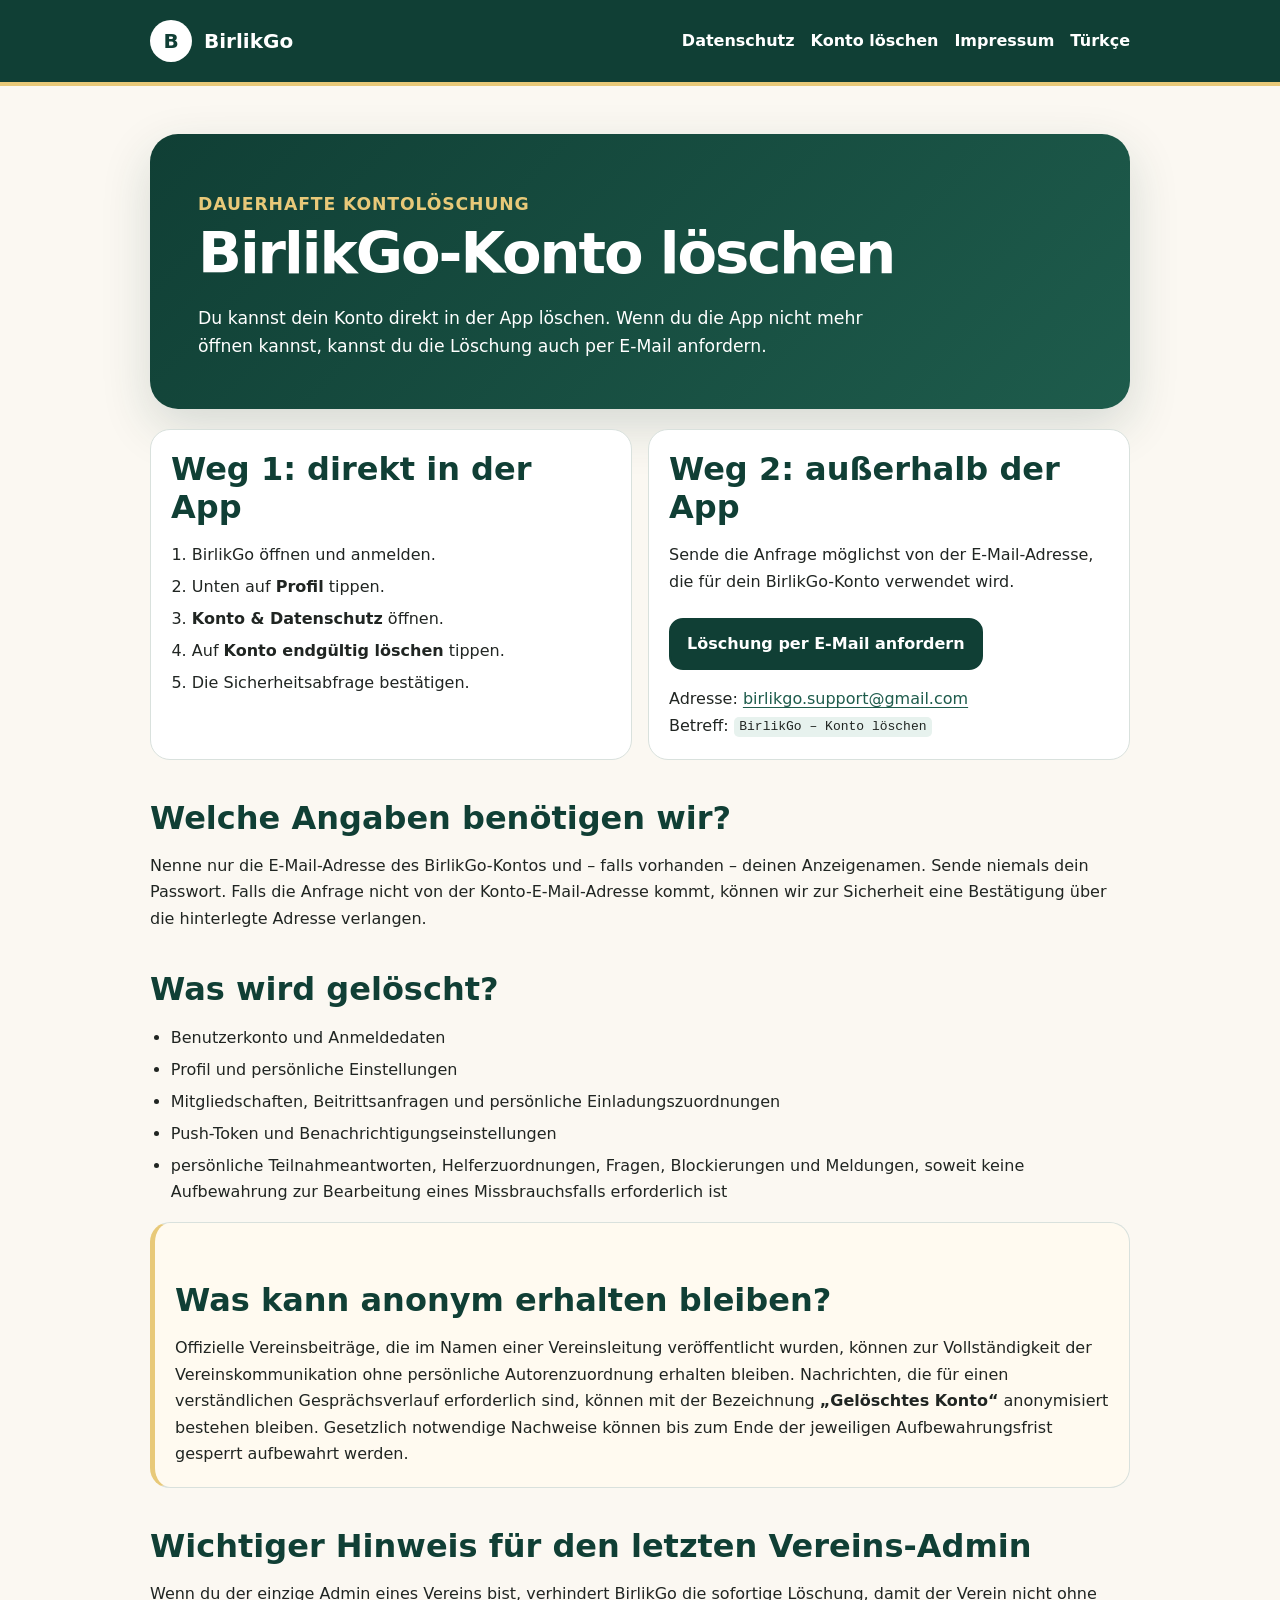
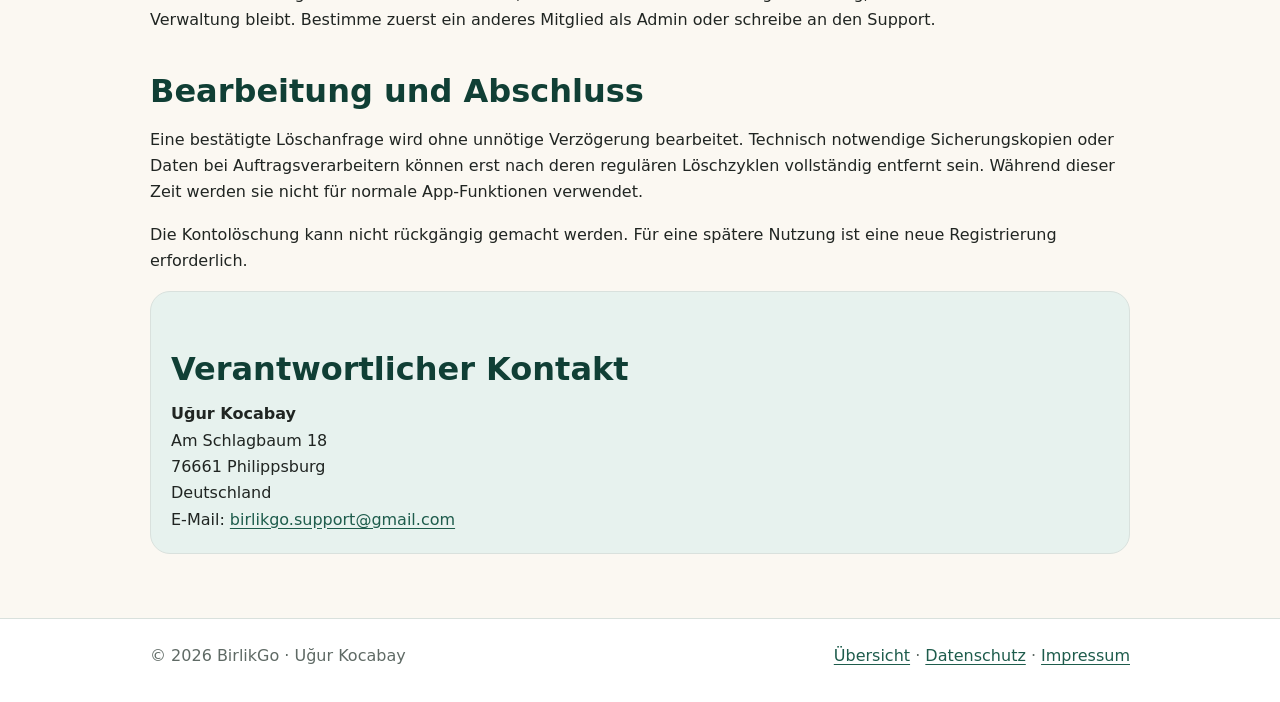
<file: konto-loeschen.html>
<!doctype html>
<html lang="de">
<head>
  <meta charset="utf-8">
  <meta name="viewport" content="width=device-width, initial-scale=1">
  <meta name="description" content="BirlikGo-Konto und zugehörige personenbezogene Daten löschen.">
  <title>Konto löschen – BirlikGo</title>
  <link rel="stylesheet" href="styles.css">
</head>
<body>
  <a class="skip-link" href="#inhalt">Zum Inhalt springen</a>
  <header class="site-header">
    <div class="header-inner">
      <a class="brand" href="index.html"><span class="brand-mark" aria-hidden="true">B</span> BirlikGo</a>
      <nav aria-label="Hauptnavigation">
        <a href="datenschutz.html">Datenschutz</a>
        <a href="konto-loeschen.html" aria-current="page">Konto löschen</a>
        <a href="impressum.html">Impressum</a>
        <a class="language-link" href="hesap-silme.html" lang="tr">Türkçe</a>
      </nav>
    </div>
  </header>
  <main id="inhalt">
    <section class="hero">
      <p class="eyebrow">Dauerhafte Kontolöschung</p>
      <h1>BirlikGo-Konto löschen</h1>
      <p>Du kannst dein Konto direkt in der App löschen. Wenn du die App nicht mehr öffnen kannst, kannst du die Löschung auch per E-Mail anfordern.</p>
    </section>

    <section class="grid">
      <article class="card">
        <h2>Weg 1: direkt in der App</h2>
        <ol>
          <li>BirlikGo öffnen und anmelden.</li>
          <li>Unten auf <strong>Profil</strong> tippen.</li>
          <li><strong>Konto &amp; Datenschutz</strong> öffnen.</li>
          <li>Auf <strong>Konto endgültig löschen</strong> tippen.</li>
          <li>Die Sicherheitsabfrage bestätigen.</li>
        </ol>
      </article>
      <article class="card">
        <h2>Weg 2: außerhalb der App</h2>
        <p>Sende die Anfrage möglichst von der E-Mail-Adresse, die für dein BirlikGo-Konto verwendet wird.</p>
        <div class="actions">
          <a class="button" href="mailto:birlikgo.support@gmail.com?subject=BirlikGo%20-%20Konto%20l%C3%B6schen&body=Bitte%20l%C3%B6schen%20Sie%20mein%20BirlikGo-Konto.%0A%0AKonto-E-Mail%3A%20%0AAnzeigename%3A%20">Löschung per E-Mail anfordern</a>
        </div>
        <p>Adresse: <a href="mailto:birlikgo.support@gmail.com">birlikgo.support@gmail.com</a><br>Betreff: <code>BirlikGo – Konto löschen</code></p>
      </article>
    </section>

    <section>
      <h2>Welche Angaben benötigen wir?</h2>
      <p>Nenne nur die E-Mail-Adresse des BirlikGo-Kontos und – falls vorhanden – deinen Anzeigenamen. Sende niemals dein Passwort. Falls die Anfrage nicht von der Konto-E-Mail-Adresse kommt, können wir zur Sicherheit eine Bestätigung über die hinterlegte Adresse verlangen.</p>
    </section>

    <section>
      <h2>Was wird gelöscht?</h2>
      <ul>
        <li>Benutzerkonto und Anmeldedaten</li>
        <li>Profil und persönliche Einstellungen</li>
        <li>Mitgliedschaften, Beitrittsanfragen und persönliche Einladungszuordnungen</li>
        <li>Push-Token und Benachrichtigungseinstellungen</li>
        <li>persönliche Teilnahmeantworten, Helferzuordnungen, Fragen, Blockierungen und Meldungen, soweit keine Aufbewahrung zur Bearbeitung eines Missbrauchsfalls erforderlich ist</li>
      </ul>
    </section>

    <section class="notice">
      <h2>Was kann anonym erhalten bleiben?</h2>
      <p>Offizielle Vereinsbeiträge, die im Namen einer Vereinsleitung veröffentlicht wurden, können zur Vollständigkeit der Vereinskommunikation ohne persönliche Autorenzuordnung erhalten bleiben. Nachrichten, die für einen verständlichen Gesprächsverlauf erforderlich sind, können mit der Bezeichnung <strong>„Gelöschtes Konto“</strong> anonymisiert bestehen bleiben. Gesetzlich notwendige Nachweise können bis zum Ende der jeweiligen Aufbewahrungsfrist gesperrt aufbewahrt werden.</p>
    </section>

    <section>
      <h2>Wichtiger Hinweis für den letzten Vereins-Admin</h2>
      <p>Wenn du der einzige Admin eines Vereins bist, verhindert BirlikGo die sofortige Löschung, damit der Verein nicht ohne Verwaltung bleibt. Bestimme zuerst ein anderes Mitglied als Admin oder schreibe an den Support.</p>
    </section>

    <section>
      <h2>Bearbeitung und Abschluss</h2>
      <p>Eine bestätigte Löschanfrage wird ohne unnötige Verzögerung bearbeitet. Technisch notwendige Sicherungskopien oder Daten bei Auftragsverarbeitern können erst nach deren regulären Löschzyklen vollständig entfernt sein. Während dieser Zeit werden sie nicht für normale App-Funktionen verwendet.</p>
      <p>Die Kontolöschung kann nicht rückgängig gemacht werden. Für eine spätere Nutzung ist eine neue Registrierung erforderlich.</p>
    </section>

    <section class="contact-box">
      <h2>Verantwortlicher Kontakt</h2>
      <address><strong>Uğur Kocabay</strong><br>Am Schlagbaum 18<br>76661 Philippsburg<br>Deutschland<br>E-Mail: <a href="mailto:birlikgo.support@gmail.com">birlikgo.support@gmail.com</a></address>
    </section>
  </main>
  <footer class="site-footer">
    <div class="footer-inner">
      <p>© 2026 BirlikGo · Uğur Kocabay</p>
      <p><a href="index.html">Übersicht</a> · <a href="datenschutz.html">Datenschutz</a> · <a href="impressum.html">Impressum</a></p>
    </div>
  </footer>
</body>
</html>
</file>
<file: styles.css>
:root {
  --forest: #103f35;
  --forest-2: #1e5c4c;
  --mint: #e7f2ee;
  --cream: #fbf8f2;
  --gold: #e8c979;
  --ink: #202522;
  --muted: #5f6a65;
  --line: #d9e1dd;
  --white: #ffffff;
  color-scheme: light;
  font-family: Inter, ui-sans-serif, system-ui, -apple-system, BlinkMacSystemFont, "Segoe UI", sans-serif;
}

* { box-sizing: border-box; }
html { scroll-behavior: smooth; }
body {
  margin: 0;
  background: var(--cream);
  color: var(--ink);
  line-height: 1.65;
}
a { color: var(--forest-2); text-underline-offset: 3px; }
a:hover { color: var(--forest); }
.skip-link {
  position: absolute;
  left: -9999px;
  top: 0;
  z-index: 20;
  background: var(--white);
  padding: .75rem 1rem;
}
.skip-link:focus { left: 1rem; top: 1rem; }
.site-header {
  background: var(--forest);
  color: var(--white);
  border-bottom: 4px solid var(--gold);
}
.header-inner, main, .footer-inner {
  width: min(100% - 2rem, 980px);
  margin-inline: auto;
}
.header-inner {
  min-height: 82px;
  display: flex;
  align-items: center;
  justify-content: space-between;
  gap: 1rem;
}
.brand {
  display: inline-flex;
  align-items: center;
  gap: .75rem;
  color: var(--white);
  text-decoration: none;
  font-weight: 800;
  font-size: 1.25rem;
}
.brand-mark {
  width: 42px;
  height: 42px;
  display: grid;
  place-items: center;
  border-radius: 50%;
  background: var(--white);
  color: var(--forest);
  font-weight: 900;
}
nav { display: flex; flex-wrap: wrap; gap: .55rem 1rem; justify-content: flex-end; }
nav a { color: var(--white); text-decoration: none; font-weight: 650; }
nav a:hover, nav a:focus { text-decoration: underline; color: var(--white); }
main { padding: 3rem 0 4rem; }
.hero {
  padding: clamp(1.5rem, 4vw, 3rem);
  background: linear-gradient(135deg, var(--forest), var(--forest-2));
  color: var(--white);
  border-radius: 28px;
  box-shadow: 0 18px 50px rgba(16, 63, 53, .16);
}
.eyebrow {
  margin: 0 0 .4rem;
  color: var(--gold);
  font-weight: 800;
  letter-spacing: .05em;
  text-transform: uppercase;
  font-size: .82rem;
}
h1, h2, h3 { line-height: 1.2; }
h1 { margin: 0 0 1rem; font-size: clamp(2rem, 6vw, 3.6rem); letter-spacing: -.035em; }
h2 { margin: 2.4rem 0 .8rem; font-size: clamp(1.45rem, 3vw, 2rem); color: var(--forest); }
h3 { margin: 1.5rem 0 .45rem; color: var(--forest); }
.hero p { max-width: 720px; margin: .5rem 0 0; font-size: 1.08rem; }
.actions { display: flex; flex-wrap: wrap; gap: .75rem; margin-top: 1.4rem; }
.button {
  display: inline-flex;
  align-items: center;
  justify-content: center;
  min-height: 46px;
  padding: .7rem 1rem;
  border: 2px solid var(--forest);
  border-radius: 14px;
  background: var(--forest);
  color: var(--white);
  text-decoration: none;
  font-weight: 750;
}
.button:hover { background: var(--forest-2); color: var(--white); }
.hero .button { background: var(--white); color: var(--forest); border-color: var(--white); }
.hero .button.secondary { background: transparent; color: var(--white); }
.grid {
  display: grid;
  grid-template-columns: repeat(2, minmax(0, 1fr));
  gap: 1rem;
  margin-top: 1.25rem;
}
.card, .notice, .contact-box {
  background: var(--white);
  border: 1px solid var(--line);
  border-radius: 20px;
  padding: 1.25rem;
}
.card h2, .card h3 { margin-top: 0; }
.card p:last-child, .notice p:last-child { margin-bottom: 0; }
.notice { border-left: 5px solid var(--gold); background: #fffaf0; }
.contact-box { background: var(--mint); }
.contact-box address { font-style: normal; }
.toc {
  margin: 1.5rem 0;
  padding: 1.2rem 1.4rem;
  border-radius: 18px;
  background: var(--white);
  border: 1px solid var(--line);
}
.toc strong { color: var(--forest); }
.toc ul { columns: 2; padding-left: 1.2rem; }
.meta { color: var(--muted); font-size: .94rem; }
table { width: 100%; border-collapse: collapse; background: var(--white); }
th, td { padding: .8rem; border: 1px solid var(--line); text-align: left; vertical-align: top; }
th { background: var(--mint); color: var(--forest); }
code { background: var(--mint); padding: .15rem .35rem; border-radius: 5px; }
.site-footer { border-top: 1px solid var(--line); background: var(--white); }
.footer-inner { padding: 1.5rem 0 2rem; display: flex; gap: 1rem; justify-content: space-between; flex-wrap: wrap; }
.footer-inner p { margin: 0; color: var(--muted); }
.language-link { white-space: nowrap; }
ul, ol { padding-left: 1.3rem; }
li + li { margin-top: .35rem; }

@media (max-width: 700px) {
  .header-inner { align-items: flex-start; flex-direction: column; padding: 1rem 0; }
  nav { justify-content: flex-start; }
  .grid { grid-template-columns: 1fr; }
  .toc ul { columns: 1; }
  main { padding-top: 1.5rem; }
  table, thead, tbody, tr, th, td { display: block; }
  thead { position: absolute; left: -9999px; }
  td { border-top: 0; }
  tr { border-top: 1px solid var(--line); }
}

@media print {
  .site-header, .site-footer, .actions, .toc, .skip-link { display: none; }
  body { background: #fff; color: #000; font-size: 11pt; }
  main { width: 100%; padding: 0; }
  .hero { color: #000; background: #fff; box-shadow: none; padding: 0; }
  .hero .eyebrow { color: #000; }
  h2, h3 { color: #000; page-break-after: avoid; }
  a { color: #000; }
}
</file>
